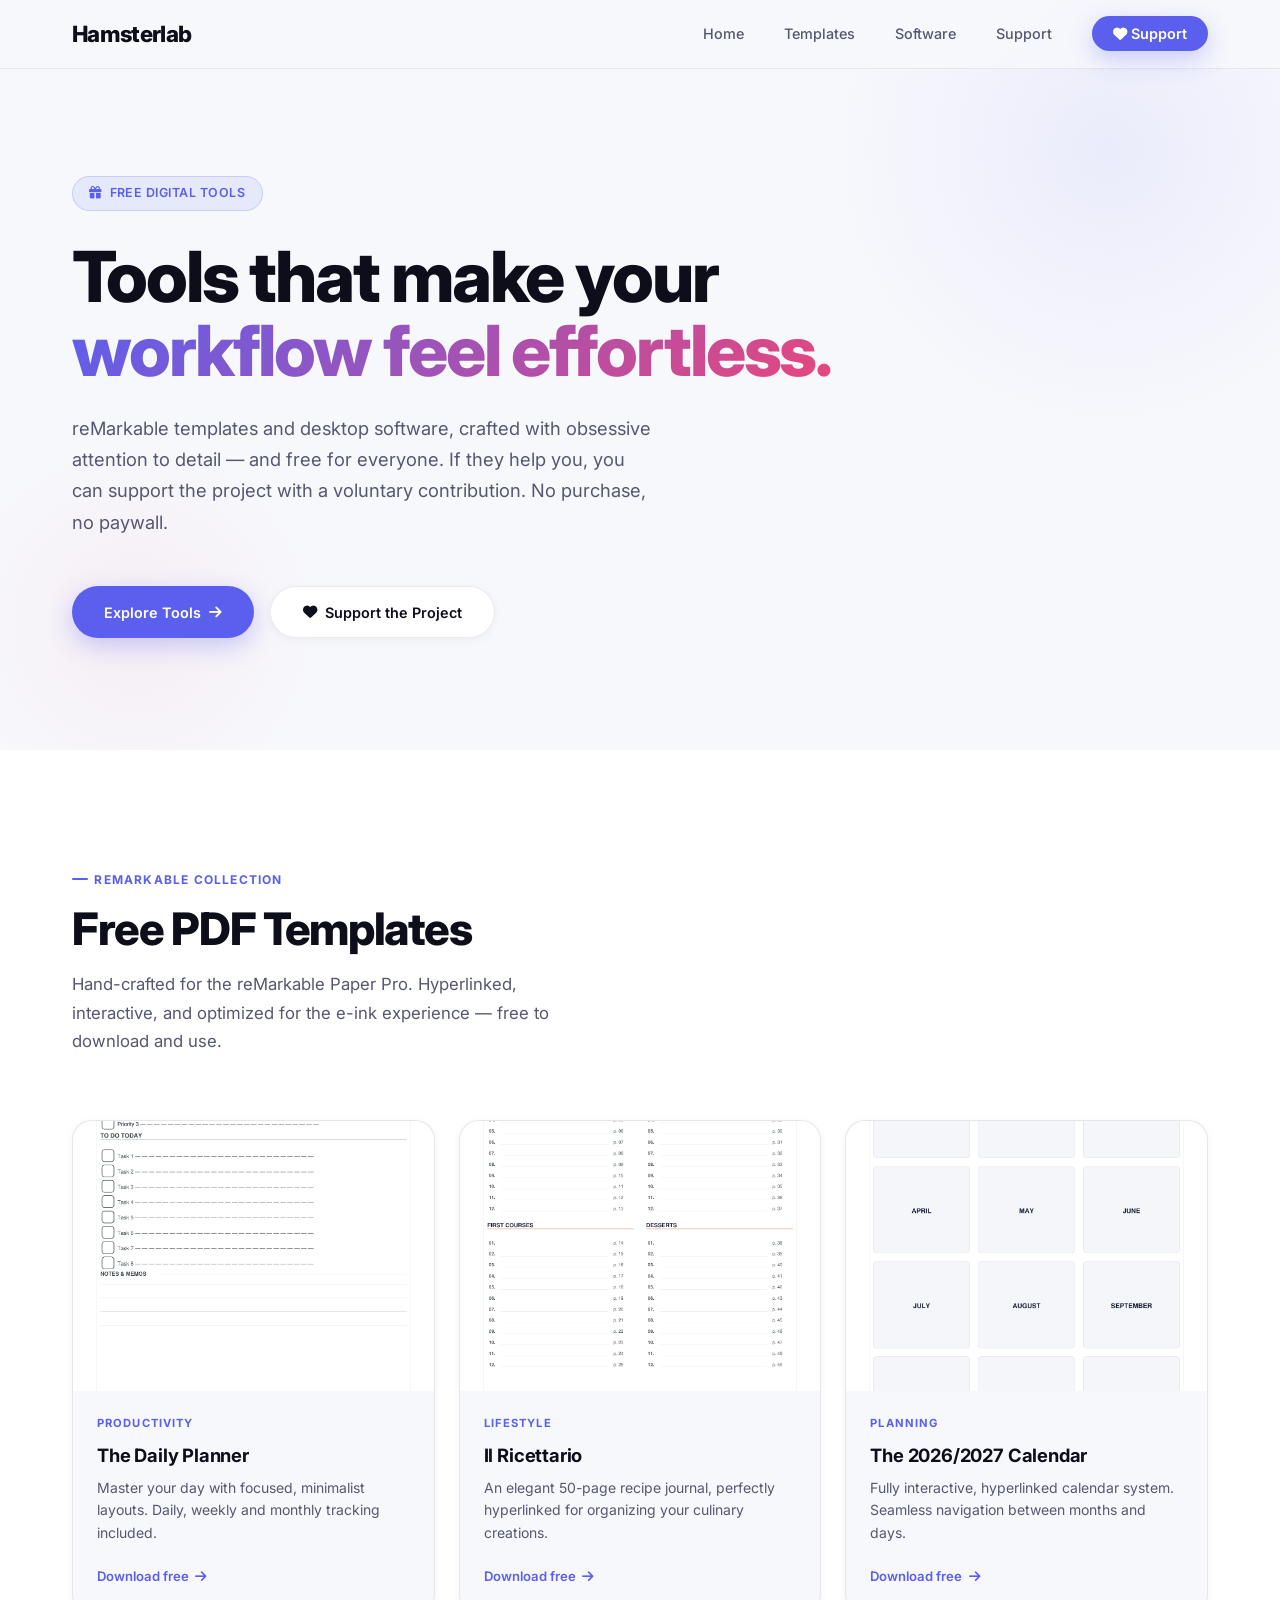
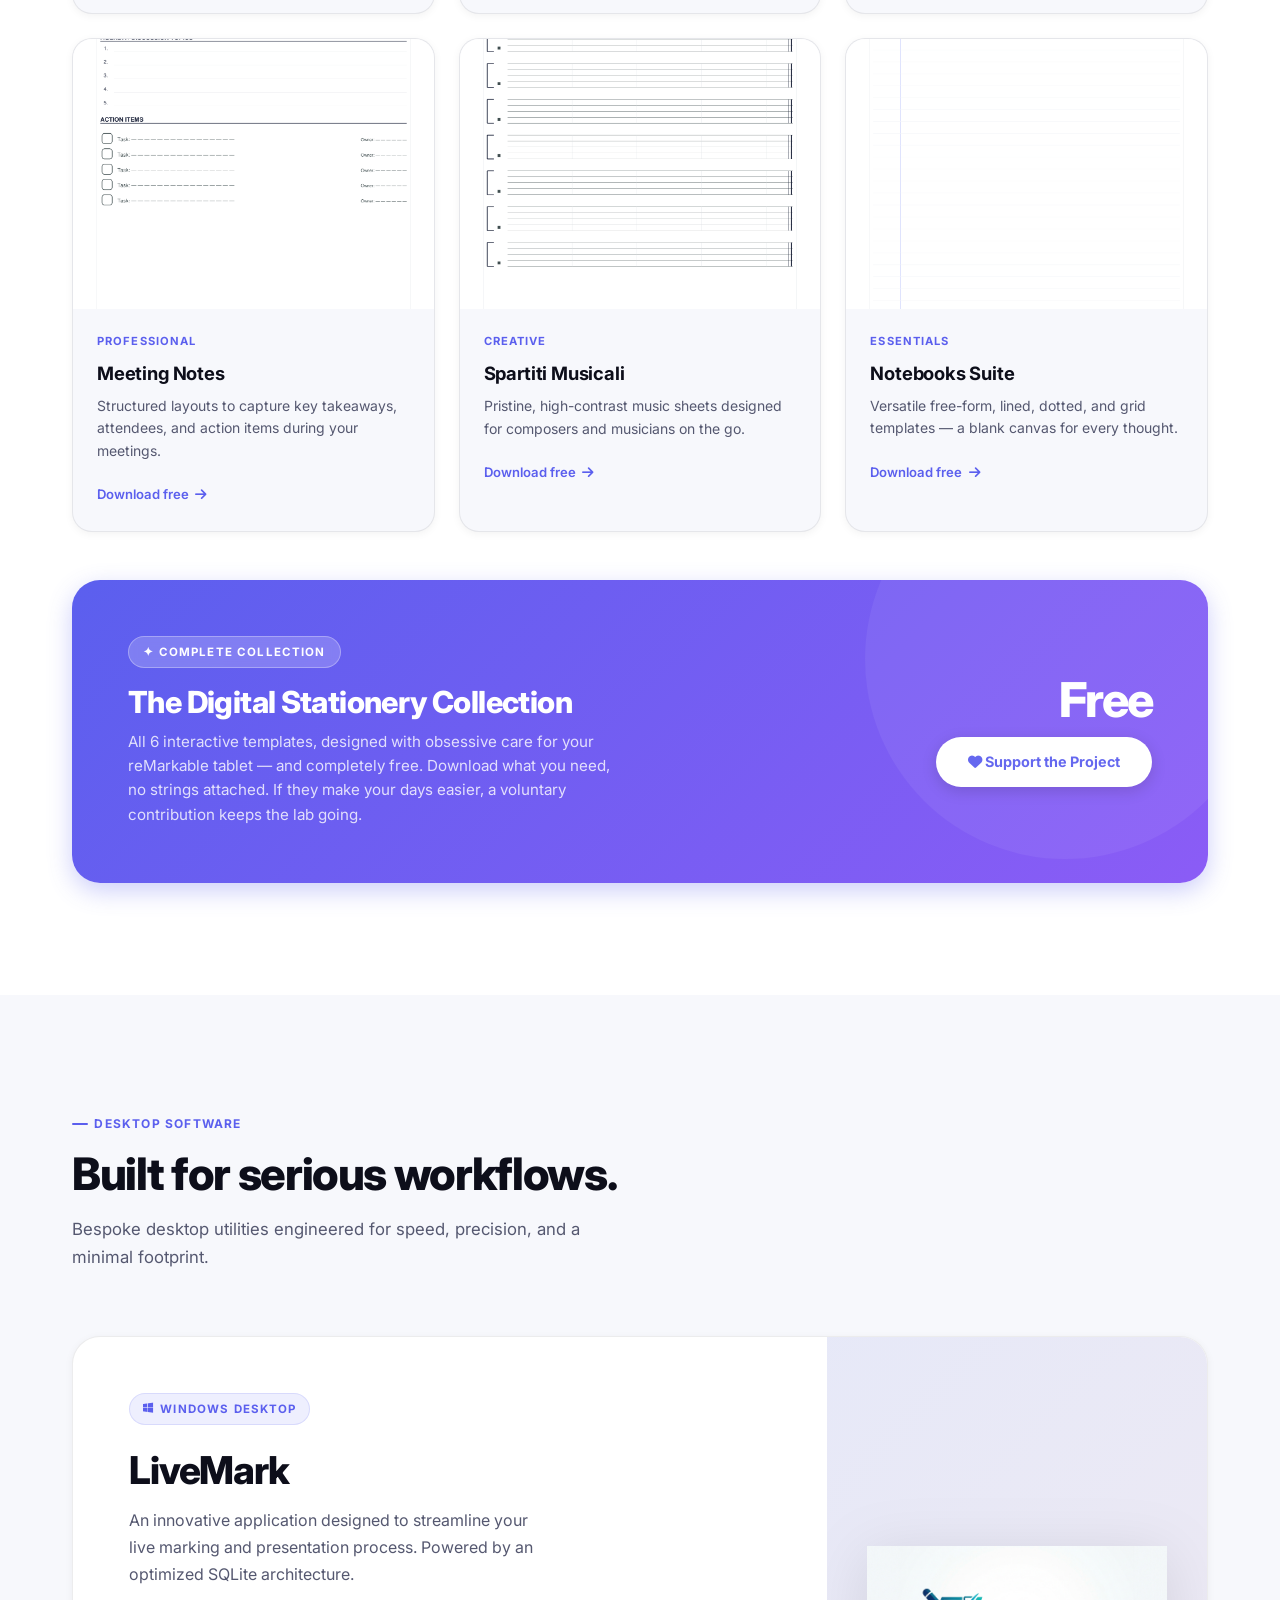
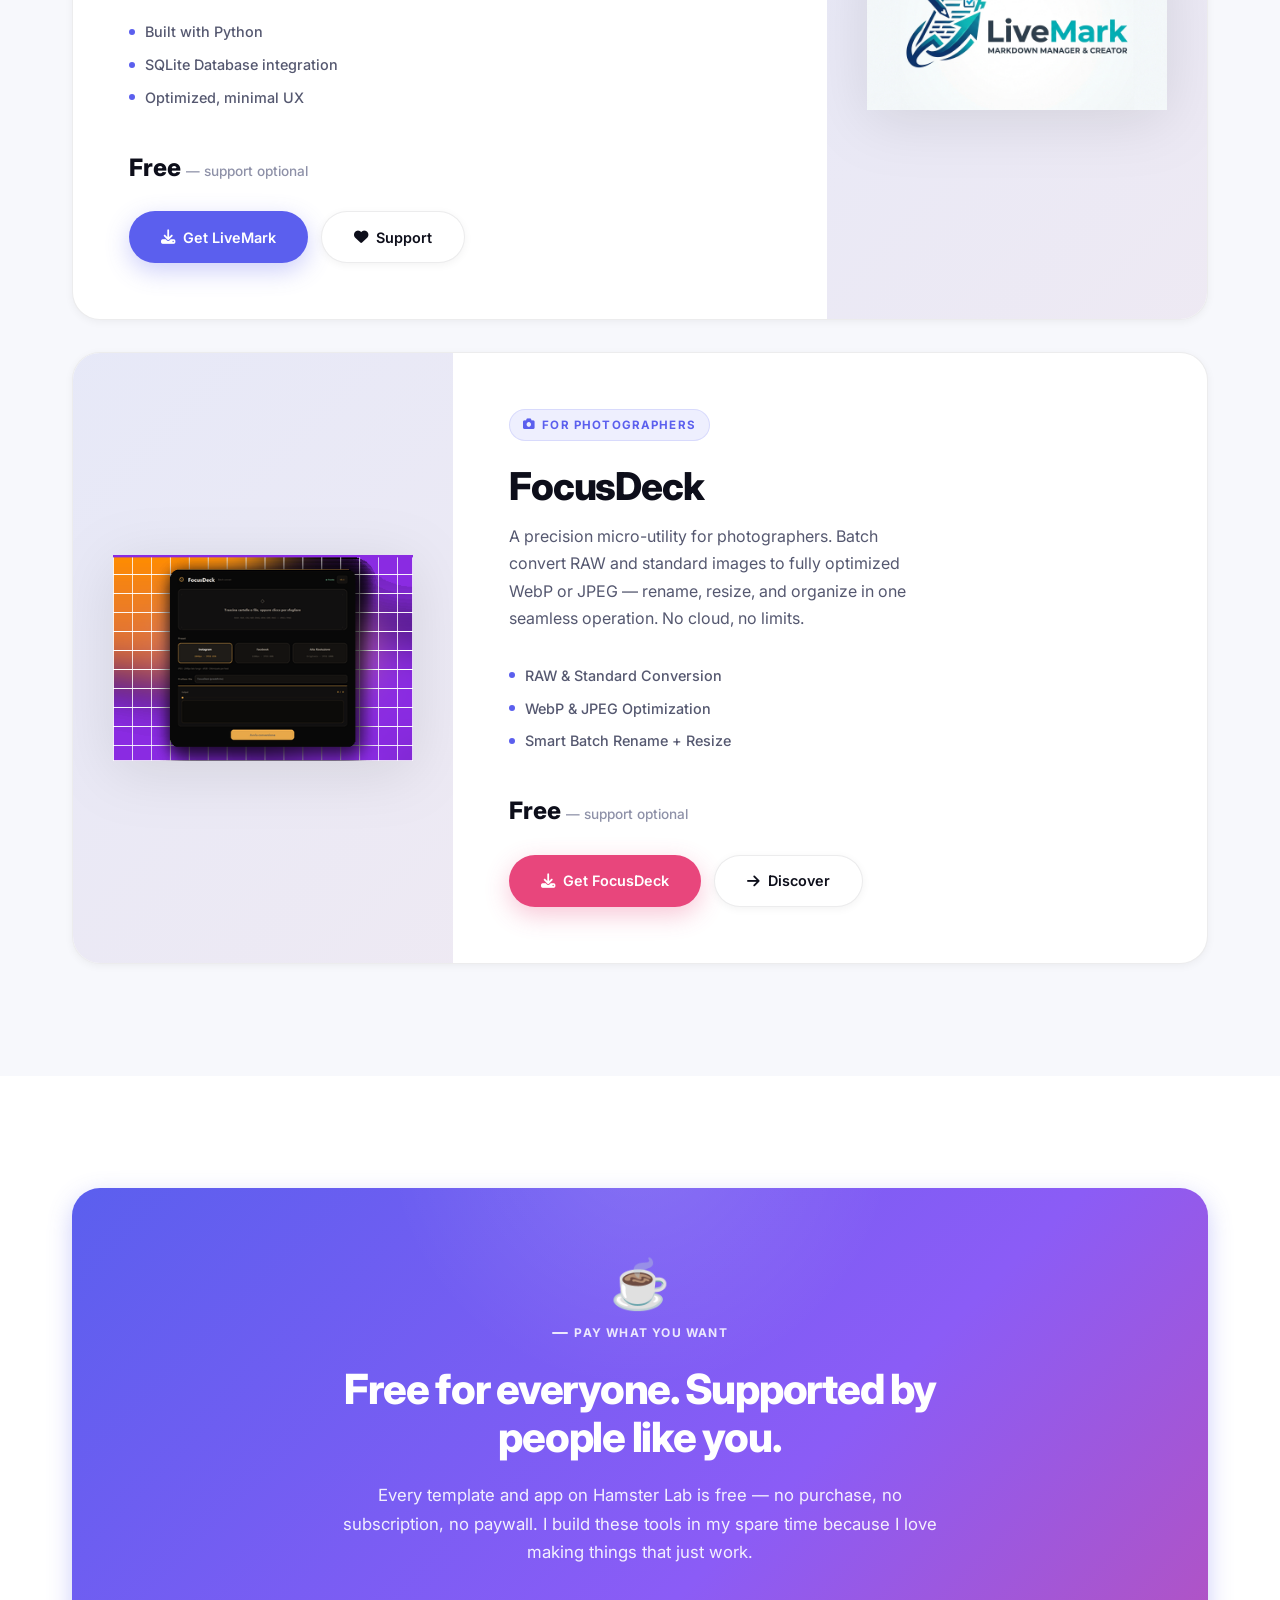
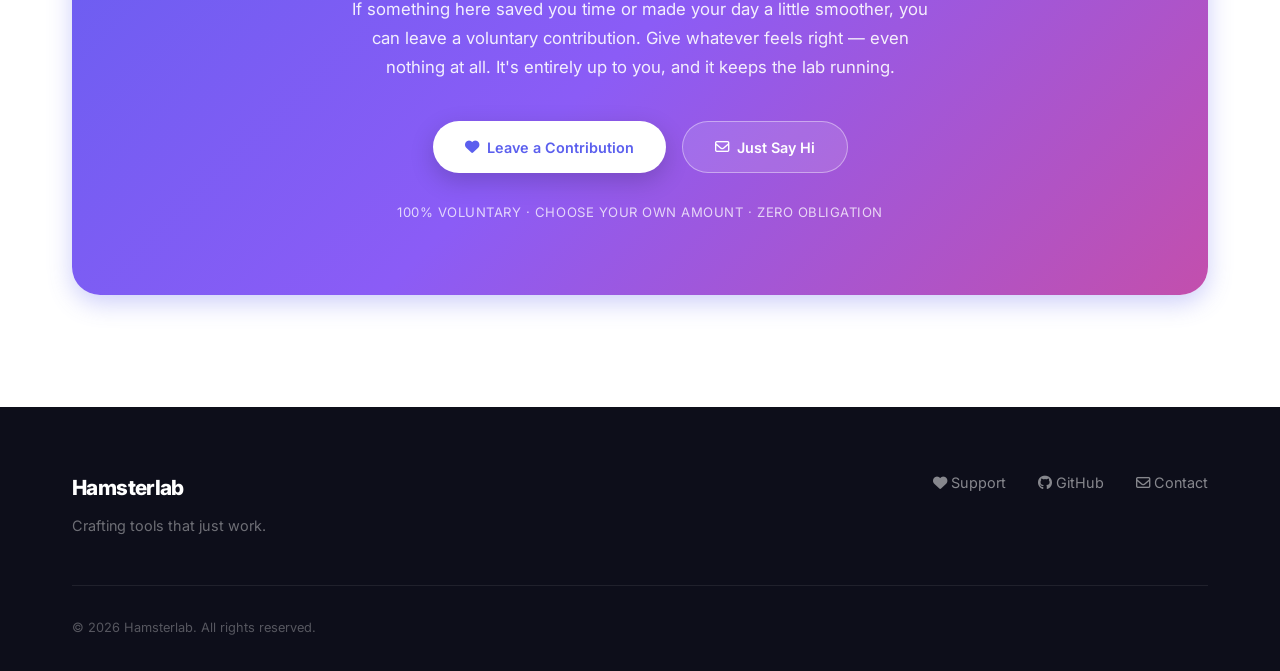
<file: index.html>
<!DOCTYPE html>
<html lang="en">
<head>
    <meta charset="UTF-8">
    <meta name="viewport" content="width=device-width, initial-scale=1.0">
    <title>Hamsterlab | Free Digital Tools — Support if you like</title>
    <meta name="description" content="Hamsterlab makes free digital tools: reMarkable PDF templates, LiveMark, and FocusDeck. Everything is free to use — if it helps you, you can support the project with a voluntary contribution.">
    <link rel="stylesheet" href="style.css">
    <link rel="preconnect" href="https://fonts.googleapis.com">
    <link rel="preconnect" href="https://fonts.gstatic.com" crossorigin>
    <link href="https://fonts.googleapis.com/css2?family=Inter:wght@300;400;500;600;700;800&display=swap" rel="stylesheet">
    <link rel="stylesheet" href="https://cdnjs.cloudflare.com/ajax/libs/font-awesome/6.4.0/css/all.min.css">
    <!-- Gumroad overlay: used for the "pay what you want" voluntary support button -->
    <script src="https://gumroad.com/js/gumroad.js" defer></script>
</head>
<body>

    <!-- Header -->
    <header class="site-header" id="site-header">
        <div class="container header-inner">
            <div class="logo">
                <a href="#home" class="logo-text">Hamsterlab</a>
            </div>
            <nav>
                <ul>
                    <li><a href="#home">Home</a></li>
                    <li><a href="#templates">Templates</a></li>
                    <li><a href="#software">Software</a></li>
                    <li><a href="#support">Support</a></li>
                    <li><a href="#support" class="nav-cta"><i class="fa-solid fa-heart"></i> Support</a></li>
                </ul>
            </nav>
        </div>
    </header>

    <main>
        <!-- Hero -->
        <section id="home" class="hero">
            <div class="hero-bg-blob"></div>
            <div class="hero-bg-blob-2"></div>
            <div class="container">
                <span class="hero-badge fade-in"><i class="fa-solid fa-gift"></i> Free Digital Tools</span>
                <h1 class="fade-in d1">Tools that make your<br><span class="highlight">workflow feel effortless.</span></h1>
                <p class="hero-sub fade-in d2">reMarkable templates and desktop software, crafted with obsessive attention to detail — and free for everyone. If they help you, you can support the project with a voluntary contribution. No purchase, no paywall.</p>
                <div class="hero-actions fade-in d3">
                    <a href="#templates" class="btn btn-primary">Explore Tools <i class="fa-solid fa-arrow-right"></i></a>
                    <a href="#support" class="btn btn-secondary"><i class="fa-solid fa-heart"></i> Support the Project</a>
                </div>
            </div>
        </section>

        <!-- Templates Section -->
        <section id="templates" class="section templates-section">
            <div class="container">
                <div class="section-head fade-in-scroll">
                    <span class="section-label">reMarkable Collection</span>
                    <h2 class="section-title">Free PDF Templates</h2>
                    <p class="section-desc">Hand-crafted for the reMarkable Paper Pro. Hyperlinked, interactive, and optimized for the e-ink experience — free to download and use.</p>
                </div>

                <div class="templates-grid">
                    <!-- Card 1 -->
                    <div class="template-card fade-in-scroll">
                        <div class="template-img-wrap">
                            <img src="assets/todo_preview.png" alt="To-Do List" class="template-img">
                        </div>
                        <div class="template-body">
                            <span class="template-tag">Productivity</span>
                            <h3 class="template-title">The Daily Planner</h3>
                            <p class="template-desc">Master your day with focused, minimalist layouts. Daily, weekly and monthly tracking included.</p>
                            <a href="pdfs/Todo_Daily_Premium.pdf" target="_blank" class="template-link">Download free <i class="fa-solid fa-arrow-right"></i></a>
                        </div>
                    </div>
                    <!-- Card 2 -->
                    <div class="template-card fade-in-scroll">
                        <div class="template-img-wrap">
                            <img src="assets/recipe_preview.png" alt="Ricettario" class="template-img">
                        </div>
                        <div class="template-body">
                            <span class="template-tag">Lifestyle</span>
                            <h3 class="template-title">Il Ricettario</h3>
                            <p class="template-desc">An elegant 50-page recipe journal, perfectly hyperlinked for organizing your culinary creations.</p>
                            <a href="pdfs/Ricettario_Premium.pdf" target="_blank" class="template-link">Download free <i class="fa-solid fa-arrow-right"></i></a>
                        </div>
                    </div>
                    <!-- Card 3 -->
                    <div class="template-card fade-in-scroll">
                        <div class="template-img-wrap">
                            <img src="assets/calendar_preview.png" alt="Calendar" class="template-img">
                        </div>
                        <div class="template-body">
                            <span class="template-tag">Planning</span>
                            <h3 class="template-title">The 2026/2027 Calendar</h3>
                            <p class="template-desc">Fully interactive, hyperlinked calendar system. Seamless navigation between months and days.</p>
                            <a href="pdfs/Calendario_2026_2027_Premium.pdf" target="_blank" class="template-link">Download free <i class="fa-solid fa-arrow-right"></i></a>
                        </div>
                    </div>
                    <!-- Card 4 -->
                    <div class="template-card fade-in-scroll">
                        <div class="template-img-wrap">
                            <img src="assets/meeting_preview.png" alt="Meeting Notes" class="template-img">
                        </div>
                        <div class="template-body">
                            <span class="template-tag">Professional</span>
                            <h3 class="template-title">Meeting Notes</h3>
                            <p class="template-desc">Structured layouts to capture key takeaways, attendees, and action items during your meetings.</p>
                            <a href="pdfs/Meeting_Notes_Premium.pdf" target="_blank" class="template-link">Download free <i class="fa-solid fa-arrow-right"></i></a>
                        </div>
                    </div>
                    <!-- Card 5 -->
                    <div class="template-card fade-in-scroll">
                        <div class="template-img-wrap">
                            <img src="assets/spartiti_preview.png" alt="Spartiti Musicali" class="template-img">
                        </div>
                        <div class="template-body">
                            <span class="template-tag">Creative</span>
                            <h3 class="template-title">Spartiti Musicali</h3>
                            <p class="template-desc">Pristine, high-contrast music sheets designed for composers and musicians on the go.</p>
                            <a href="pdfs/Spartiti_Premium.pdf" target="_blank" class="template-link">Download free <i class="fa-solid fa-arrow-right"></i></a>
                        </div>
                    </div>
                    <!-- Card 6 -->
                    <div class="template-card fade-in-scroll">
                        <div class="template-img-wrap">
                            <img src="assets/notes_preview.png" alt="Notes" class="template-img">
                        </div>
                        <div class="template-body">
                            <span class="template-tag">Essentials</span>
                            <h3 class="template-title">Notebooks Suite</h3>
                            <p class="template-desc">Versatile free-form, lined, dotted, and grid templates — a blank canvas for every thought.</p>
                            <a href="pdfs/Notes_Ruled.pdf" target="_blank" class="template-link">Download free <i class="fa-solid fa-arrow-right"></i></a>
                        </div>
                    </div>

                    <!-- Bundle Card -->
                    <div class="bundle-card fade-in-scroll">
                        <div class="bundle-info">
                            <span class="bundle-pill">✦ Complete Collection</span>
                            <h3 class="bundle-title">The Digital Stationery Collection</h3>
                            <p class="bundle-desc">All 6 interactive templates, designed with obsessive care for your reMarkable tablet — and completely free. Download what you need, no strings attached. If they make your days easier, a voluntary contribution keeps the lab going.</p>
                        </div>
                        <div class="bundle-right">
                            <span class="bundle-price">Free</span>
                            <a href="#support" class="bundle-btn"><i class="fa-solid fa-heart"></i> Support the Project</a>
                        </div>
                    </div>
                </div>
            </div>
        </section>

        <!-- Software Section -->
        <section id="software" class="section software-section">
            <div class="container">
                <div class="section-head fade-in-scroll">
                    <span class="section-label">Desktop Software</span>
                    <h2 class="section-title">Built for serious workflows.</h2>
                    <p class="section-desc">Bespoke desktop utilities engineered for speed, precision, and a minimal footprint.</p>
                </div>

                <div class="software-cards">
                    <!-- LiveMark -->
                    <div class="software-card fade-in-scroll">
                        <div class="software-body">
                            <span class="sw-tag"><i class="fa-brands fa-windows"></i> Windows Desktop</span>
                            <h3 class="sw-title">LiveMark</h3>
                            <p class="sw-desc">An innovative application designed to streamline your live marking and presentation process. Powered by an optimized SQLite architecture.</p>
                            <ul class="sw-features">
                                <li>Built with Python</li>
                                <li>SQLite Database integration</li>
                                <li>Optimized, minimal UX</li>
                            </ul>
                            <div class="software-pricing" style="margin-bottom: 1.5rem;">
                                <span class="sw-price" style="font-size: 1.5rem; font-weight: 800; color: var(--text-primary);">Free <span style="font-size: 0.85rem; font-weight: 500; color: var(--text-muted);">— support optional</span></span>
                            </div>
                            <div style="display: flex; gap: 0.8rem; flex-wrap: wrap;">
                                <a href="https://hamsterlab.gumroad.com/l/livemark" target="_blank" class="btn btn-primary"><i class="fa-solid fa-download"></i> Get LiveMark</a>
                                <a href="#support" class="btn btn-secondary"><i class="fa-solid fa-heart"></i> Support</a>
                            </div>
                        </div>
                        <div class="software-visual">
                            <img src="assets/LiveMark_Logo.jpg" alt="LiveMark">
                        </div>
                    </div>

                    <!-- FocusDeck -->
                    <div class="software-card reverse fade-in-scroll">
                        <div class="software-body">
                            <span class="sw-tag"><i class="fa-solid fa-camera"></i> For Photographers</span>
                            <h3 class="sw-title">FocusDeck</h3>
                            <p class="sw-desc">A precision micro-utility for photographers. Batch convert RAW and standard images to fully optimized WebP or JPEG — rename, resize, and organize in one seamless operation. No cloud, no limits.</p>
                            <ul class="sw-features">
                                <li>RAW & Standard Conversion</li>
                                <li>WebP & JPEG Optimization</li>
                                <li>Smart Batch Rename + Resize</li>
                            </ul>
                            <div class="software-pricing" style="margin-bottom: 1.5rem;">
                                <span class="sw-price" style="font-size: 1.5rem; font-weight: 800; color: var(--text-primary);">Free <span style="font-size: 0.85rem; font-weight: 500; color: var(--text-muted);">— support optional</span></span>
                            </div>
                            <div style="display: flex; gap: 0.8rem; flex-wrap: wrap;">
                                <a href="https://hamsterlab.gumroad.com/l/focusdeck" target="_blank" class="btn btn-pink"><i class="fa-solid fa-download"></i> Get FocusDeck</a>
                                <a href="focusdeck/" class="btn btn-secondary"><i class="fa-solid fa-arrow-right"></i> Discover</a>
                            </div>
                        </div>
                        <div class="software-visual">
                            <img src="assets/FocusDeck_Logo.png" alt="FocusDeck">
                        </div>
                    </div>
                </div>
            </div>
        </section>

        <!-- Support Section -->
        <section id="support" class="section support-section">
            <div class="container">
                <div class="support-card fade-in-scroll">
                    <span class="support-emoji">☕</span>
                    <span class="section-label" style="justify-content:center;">Pay what you want</span>
                    <h2 class="support-title">Free for everyone. Supported by people like you.</h2>
                    <p class="support-desc">Every template and app on Hamster Lab is free — no purchase, no subscription, no paywall. I build these tools in my spare time because I love making things that just work.<br><br>If something here saved you time or made your day a little smoother, you can leave a voluntary contribution. Give whatever feels right — even nothing at all. It's entirely up to you, and it keeps the lab running.</p>
                    <div class="support-actions">
                        <!-- Replace the href with your real Gumroad "pay what you want" link (see GUMROAD_SETUP.md) -->
                        <a href="https://hamsterlab.gumroad.com/l/support" class="btn btn-primary gumroad-button" data-gumroad-overlay-checkout="true"><i class="fa-solid fa-heart"></i> Leave a Contribution</a>
                        <a href="mailto:hamsterlab_dev@protonmail.com?subject=Hamster%20Lab%20%E2%80%94%20Thank%20you" class="btn btn-secondary"><i class="fa-regular fa-envelope"></i> Just Say Hi</a>
                    </div>
                    <p class="support-note">100% voluntary · Choose your own amount · Zero obligation</p>
                </div>
            </div>
        </section>
    </main>

    <!-- Footer -->
    <footer class="site-footer">
        <div class="container">
            <div class="footer-top">
                <div class="footer-logo">
                    <span class="footer-brand-text">Hamsterlab</span>
                    <p class="footer-tagline">Crafting tools that just work.</p>
                </div>
                <div class="footer-links">
                    <a href="#support"><i class="fa-solid fa-heart"></i> Support</a>
                    <a href="https://github.com/warhamster8" target="_blank"><i class="fa-brands fa-github"></i> GitHub</a>
                    <a href="mailto:hamsterlab_dev@protonmail.com"><i class="fa-regular fa-envelope"></i> Contact</a>
                </div>
            </div>
            <div class="footer-bottom">
                &copy; <span id="year"></span> Hamsterlab. All rights reserved.
            </div>
        </div>
    </footer>

    <script src="script.js"></script>
</body>
</html>
</file>
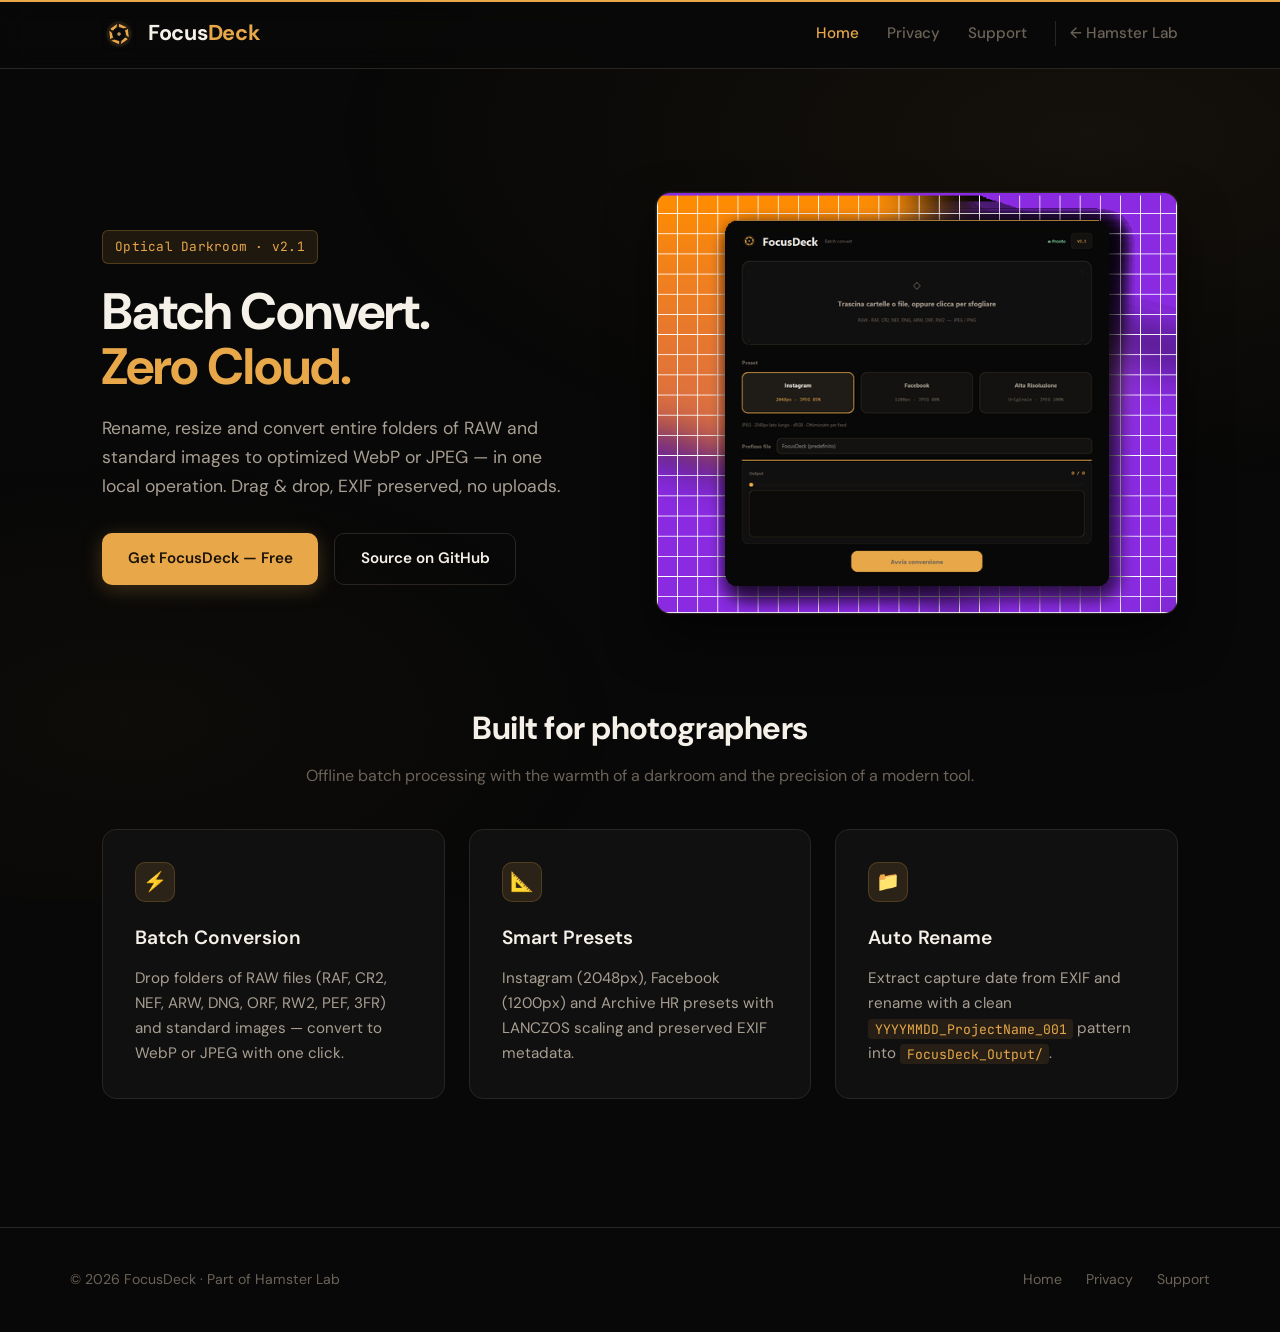
<file: focusdeck/index.html>
<!DOCTYPE html>
<html lang="en">
<head>
    <meta charset="UTF-8">
    <meta name="viewport" content="width=device-width, initial-scale=1.0">
    <title>FocusDeck // Batch Convert. Zero Cloud.</title>
    <meta name="description" content="FocusDeck is a high-performance batch image converter for photographers. Convert RAW and standard formats to WebP and JPEG — fully offline, drag & drop, EXIF-safe.">
    <meta property="og:title" content="FocusDeck — Batch Convert. Zero Cloud.">
    <meta property="og:description" content="Rename, resize and convert RAW & JPEG batches locally. No cloud, no sign-up.">
    <meta property="og:image" content="assets/github-cover.png">
    <link rel="icon" type="image/png" href="assets/logo.png">
    <link rel="preconnect" href="https://fonts.googleapis.com">
    <link rel="preconnect" href="https://fonts.gstatic.com" crossorigin>
    <link href="https://fonts.googleapis.com/css2?family=DM+Sans:ital,opsz,wght@0,9..40,400;0,9..40,500;0,9..40,600;0,9..40,700;1,9..40,400&family=JetBrains+Mono:wght@400;500&display=swap" rel="stylesheet">
    <style>
        :root {
            --bg-base: #080808;
            --bg-panel: #111010;
            --bg-card: #181614;
            --bg-inner: #141210;
            --color-accent: #E8A849;
            --color-accent-hover: #F0BC6A;
            --color-success: #7EC89B;
            --color-error: #C45C5C;
            --text-primary: #F5F0E8;
            --text-secondary: #A89F92;
            --text-muted: #6B6358;
            --border-muted: #2a2520;
            --font-main: 'DM Sans', 'Segoe UI', sans-serif;
            --font-mono: 'JetBrains Mono', 'Consolas', monospace;
        }

        * { box-sizing: border-box; margin: 0; padding: 0; }

        body {
            font-family: var(--font-main);
            background-color: var(--bg-base);
            color: var(--text-primary);
            line-height: 1.65;
            overflow-x: hidden;
        }

        body::before {
            content: '';
            position: fixed;
            inset: 0;
            background:
                radial-gradient(ellipse 60% 40% at 85% 15%, rgba(232, 168, 73, 0.06), transparent),
                radial-gradient(ellipse 40% 30% at 10% 80%, rgba(232, 168, 73, 0.03), transparent);
            pointer-events: none;
            z-index: 0;
        }

        header {
            position: fixed;
            top: 0; left: 0; right: 0;
            background: rgba(8, 8, 8, 0.88);
            backdrop-filter: blur(14px);
            border-bottom: 1px solid var(--border-muted);
            z-index: 1000;
        }

        header::after {
            content: '';
            position: absolute;
            top: 0; left: 0; right: 0;
            height: 2px;
            background: var(--color-accent);
        }

        .nav-container {
            max-width: 1140px;
            margin: 0 auto;
            display: flex;
            justify-content: space-between;
            align-items: center;
            padding: 1rem 2rem;
        }

        .logo-area {
            display: flex;
            align-items: center;
            gap: 12px;
            text-decoration: none;
            color: var(--text-primary);
            cursor: pointer;
        }

        .logo-img {
            width: 34px;
            height: 34px;
            border-radius: 8px;
            object-fit: contain;
        }

        .logo-text {
            font-size: 1.35rem;
            font-weight: 700;
            letter-spacing: -0.3px;
        }

        .logo-text span { color: var(--color-accent); }

        nav { display: flex; gap: 1.75rem; align-items: center; }

        nav a {
            color: var(--text-muted);
            text-decoration: none;
            font-weight: 500;
            font-size: 0.95rem;
            transition: color 0.2s ease;
            cursor: pointer;
        }

        nav a:hover, nav a.active { color: var(--color-accent); }

        section {
            position: relative;
            z-index: 1;
            padding: 7rem 2rem 4rem;
            max-width: 1140px;
            margin: 0 auto;
            min-height: 80vh;
            display: none;
        }

        section.active {
            display: block;
            animation: fadeIn 0.45s ease forwards;
        }

        @keyframes fadeIn {
            from { opacity: 0; transform: translateY(12px); }
            to { opacity: 1; transform: translateY(0); }
        }

        .hero {
            display: grid;
            grid-template-columns: 1fr 1.05fr;
            align-items: center;
            gap: 3.5rem;
            padding-top: 5rem;
        }

        .hero-info h1 {
            font-size: clamp(2.4rem, 4vw, 3.4rem);
            font-weight: 700;
            line-height: 1.08;
            margin-bottom: 1.25rem;
            letter-spacing: -1px;
        }

        .hero-info h1 span { color: var(--color-accent); }

        .hero-tagline {
            display: inline-block;
            font-family: var(--font-mono);
            font-size: 0.8rem;
            color: var(--color-accent);
            background: rgba(232, 168, 73, 0.1);
            border: 1px solid rgba(232, 168, 73, 0.25);
            border-radius: 6px;
            padding: 0.35rem 0.75rem;
            margin-bottom: 1.25rem;
            letter-spacing: 0.02em;
        }

        .hero-info p {
            color: var(--text-secondary);
            font-size: 1.1rem;
            margin-bottom: 2rem;
            max-width: 480px;
        }

        .btn-group { display: flex; gap: 1rem; flex-wrap: wrap; }

        .btn {
            display: inline-flex;
            align-items: center;
            justify-content: center;
            padding: 0.75rem 1.6rem;
            border-radius: 10px;
            font-size: 0.95rem;
            font-weight: 600;
            text-decoration: none;
            transition: all 0.2s ease;
            cursor: pointer;
        }

        .btn-primary {
            background: var(--color-accent);
            color: #1a1208;
            border: none;
            box-shadow: 0 4px 20px rgba(232, 168, 73, 0.25);
        }

        .btn-primary:hover {
            background: var(--color-accent-hover);
            transform: translateY(-1px);
            box-shadow: 0 6px 28px rgba(232, 168, 73, 0.35);
        }

        .btn-secondary {
            background: transparent;
            color: var(--text-primary);
            border: 1px solid var(--border-muted);
        }

        .btn-secondary:hover {
            border-color: var(--color-accent);
            color: var(--color-accent);
        }

        .hero-visual img {
            width: 100%;
            border-radius: 14px;
            border: 1px solid var(--border-muted);
            box-shadow: 0 24px 48px rgba(0, 0, 0, 0.55), 0 0 0 1px rgba(232, 168, 73, 0.06);
        }

        .section-intro {
            margin-top: 5rem;
            text-align: center;
        }

        .section-intro h2 {
            font-size: 2rem;
            font-weight: 700;
            margin-bottom: 0.5rem;
            letter-spacing: -0.5px;
        }

        .section-intro p { color: var(--text-muted); }

        .features-grid {
            display: grid;
            grid-template-columns: repeat(auto-fit, minmax(280px, 1fr));
            gap: 1.5rem;
            margin-top: 2.5rem;
        }

        .feature-card {
            background: var(--bg-panel);
            border: 1px solid var(--border-muted);
            border-radius: 14px;
            padding: 2rem;
            transition: border-color 0.25s ease, transform 0.25s ease;
        }

        .feature-card:hover {
            transform: translateY(-3px);
            border-color: rgba(232, 168, 73, 0.45);
        }

        .feature-icon {
            width: 40px;
            height: 40px;
            border-radius: 10px;
            background: rgba(232, 168, 73, 0.12);
            border: 1px solid rgba(232, 168, 73, 0.2);
            display: flex;
            align-items: center;
            justify-content: center;
            font-size: 1.2rem;
            margin-bottom: 1.25rem;
            color: var(--color-accent);
        }

        .feature-card h3 {
            font-size: 1.2rem;
            font-weight: 600;
            margin-bottom: 0.75rem;
        }

        .feature-card p {
            color: var(--text-secondary);
            font-size: 0.95rem;
        }

        .feature-card code {
            font-family: var(--font-mono);
            background: rgba(232, 168, 73, 0.1);
            color: var(--color-accent);
            padding: 0.1rem 0.4rem;
            border-radius: 4px;
            font-size: 0.82rem;
        }

        .content-container {
            background: var(--bg-panel);
            border: 1px solid var(--border-muted);
            border-radius: 14px;
            padding: 3rem;
            max-width: 820px;
            margin: 0 auto;
        }

        .content-container h2 {
            font-size: 2rem;
            font-weight: 700;
            margin-bottom: 1.25rem;
            color: var(--text-primary);
        }

        .content-container h3 {
            font-size: 1.15rem;
            font-weight: 600;
            margin-top: 2rem;
            margin-bottom: 0.6rem;
            color: var(--color-accent);
        }

        .content-container p,
        .content-container ul {
            color: var(--text-secondary);
            margin-bottom: 1rem;
            font-size: 1rem;
        }

        .content-container ul { padding-left: 1.4rem; }
        .content-container li { margin-bottom: 0.4rem; }

        .content-container a {
            color: var(--color-accent);
            text-decoration: none;
        }

        .content-container a:hover { text-decoration: underline; }

        footer {
            position: relative;
            z-index: 1;
            border-top: 1px solid var(--border-muted);
            background: var(--bg-base);
            padding: 2.5rem 2rem;
            margin-top: 4rem;
        }

        .footer-content {
            max-width: 1140px;
            margin: 0 auto;
            display: flex;
            justify-content: space-between;
            align-items: center;
            flex-wrap: wrap;
            gap: 1rem;
        }

        .footer-text { color: var(--text-muted); font-size: 0.88rem; }

        .footer-links { display: flex; gap: 1.5rem; }

        .footer-links a {
            color: var(--text-muted);
            text-decoration: none;
            font-size: 0.88rem;
            cursor: pointer;
        }

        .footer-links a:hover { color: var(--color-accent); }

        @media (max-width: 900px) {
            .hero { grid-template-columns: 1fr; padding-top: 2rem; }
            .hero-visual { order: -1; }
            nav { gap: 1rem; font-size: 0.9rem; }
        }
    </style>
</head>
<body>

    <header>
        <div class="nav-container">
            <a onclick="showSection('home')" class="logo-area">
                <img src="assets/logo.png" class="logo-img" alt="FocusDeck Logo">
                <div class="logo-text">Focus<span>Deck</span></div>
            </a>
            <nav>
                <a id="nav-home" onclick="showSection('home')" class="active">Home</a>
                <a id="nav-privacy" onclick="showSection('privacy')">Privacy</a>
                <a id="nav-support" onclick="showSection('support')">Support</a>
                <a href="../" style="border-left: 1px solid var(--border-muted); padding-left: 14px;">← Hamster Lab</a>
            </nav>
        </div>
    </header>

    <section id="home" class="active">
        <div class="hero">
            <div class="hero-info">
                <span class="hero-tagline">Optical Darkroom · v2.1</span>
                <h1>Batch Convert.<br><span>Zero Cloud.</span></h1>
                <p>Rename, resize and convert entire folders of RAW and standard images to optimized WebP or JPEG — in one local operation. Drag & drop, EXIF preserved, no uploads.</p>
                <div class="btn-group">
                    <a href="https://hamsterlab.gumroad.com/l/focusdeck" target="_blank" class="btn btn-primary">Get FocusDeck — Free</a>
                    <a href="https://github.com/warhamster8/focus_deck" target="_blank" class="btn btn-secondary">Source on GitHub</a>
                </div>
            </div>
            <div class="hero-visual">
                <img src="assets/hero.png" alt="FocusDeck interface — drag & drop, presets, batch conversion">
            </div>
        </div>

        <div class="section-intro">
            <h2>Built for photographers</h2>
            <p>Offline batch processing with the warmth of a darkroom and the precision of a modern tool.</p>
        </div>

        <div class="features-grid">
            <div class="feature-card">
                <div class="feature-icon">⚡</div>
                <h3>Batch Conversion</h3>
                <p>Drop folders of RAW files (RAF, CR2, NEF, ARW, DNG, ORF, RW2, PEF, 3FR) and standard images — convert to WebP or JPEG with one click.</p>
            </div>
            <div class="feature-card">
                <div class="feature-icon">📐</div>
                <h3>Smart Presets</h3>
                <p>Instagram (2048px), Facebook (1200px) and Archive HR presets with LANCZOS scaling and preserved EXIF metadata.</p>
            </div>
            <div class="feature-card">
                <div class="feature-icon">📁</div>
                <h3>Auto Rename</h3>
                <p>Extract capture date from EXIF and rename with a clean <code>YYYYMMDD_ProjectName_001</code> pattern into <code>FocusDeck_Output/</code>.</p>
            </div>
        </div>
    </section>

    <section id="privacy">
        <div class="content-container">
            <h2>Privacy Policy</h2>
            <p><strong>Last updated: June 9, 2026</strong></p>
            <p>FocusDeck is a fully local application. We <strong>do not collect, store, transmit, or share</strong> any personal information, usage metrics, diagnostic telemetry, or analytics data.</p>
            <h3>1. Personal Data</h3>
            <p>All folder choices, files processed, and settings remain strictly on your local computer.</p>
            <h3>2. File Processing</h3>
            <p>Image loading, renaming, conversions and resizing run entirely <strong>on your machine</strong>. No files are uploaded to external servers.</p>
            <h3>3. Third-Party Services</h3>
            <p>FocusDeck does not integrate with advertising networks, tracking libraries, or analytics platforms.</p>
            <h3>4. Contact</h3>
            <p>Questions? Reach us via the <a onclick="showSection('support')">Support page</a> or <a href="https://github.com/warhamster8/focus_deck/issues" target="_blank">GitHub Issues</a>.</p>
        </div>
    </section>

    <section id="support">
        <div class="content-container">
            <h2>Support & Supporto</h2>
            <p>Need help with FocusDeck? We're here to help you get the most from your batch workflow.</p>
            <h3>How to get support</h3>
            <ul>
                <li><strong>Bug reports:</strong> <a href="https://github.com/warhamster8/focus_deck/issues" target="_blank">GitHub Issues</a></li>
                <li><strong>Source code:</strong> <a href="https://github.com/warhamster8/focus_deck" target="_blank">github.com/warhamster8/focus_deck</a></li>
            </ul>
            <h3>FAQ</h3>
            <p><strong>Q: Which formats are supported?</strong><br>A: RAW (RAF, CR2, NEF, DNG, ARW, ORF, RW2, PEF, 3FR) and JPEG/PNG.</p>
            <p><strong>Q: Does it work offline?</strong><br>A: Yes — 100% local. No internet required.</p>
            <p><strong>Q: Is it free?</strong><br>A: Yes. Download and use freely; voluntary support via Gumroad is optional.</p>
        </div>
    </section>

    <footer>
        <div class="footer-content">
            <div class="footer-text">&copy; 2026 FocusDeck · Part of Hamster Lab</div>
            <div class="footer-links">
                <a onclick="showSection('home')">Home</a>
                <a onclick="showSection('privacy')">Privacy</a>
                <a onclick="showSection('support')">Support</a>
            </div>
        </div>
    </footer>

    <script>
        function showSection(sectionId) {
            document.querySelectorAll('section').forEach(s => s.classList.remove('active'));
            document.getElementById(sectionId).classList.add('active');
            document.querySelectorAll('nav a').forEach(link => link.classList.remove('active'));
            const activeLink = document.getElementById('nav-' + sectionId);
            if (activeLink) activeLink.classList.add('active');
            window.scrollTo({ top: 0, behavior: 'smooth' });
        }
    </script>
</body>
</html>
</file>
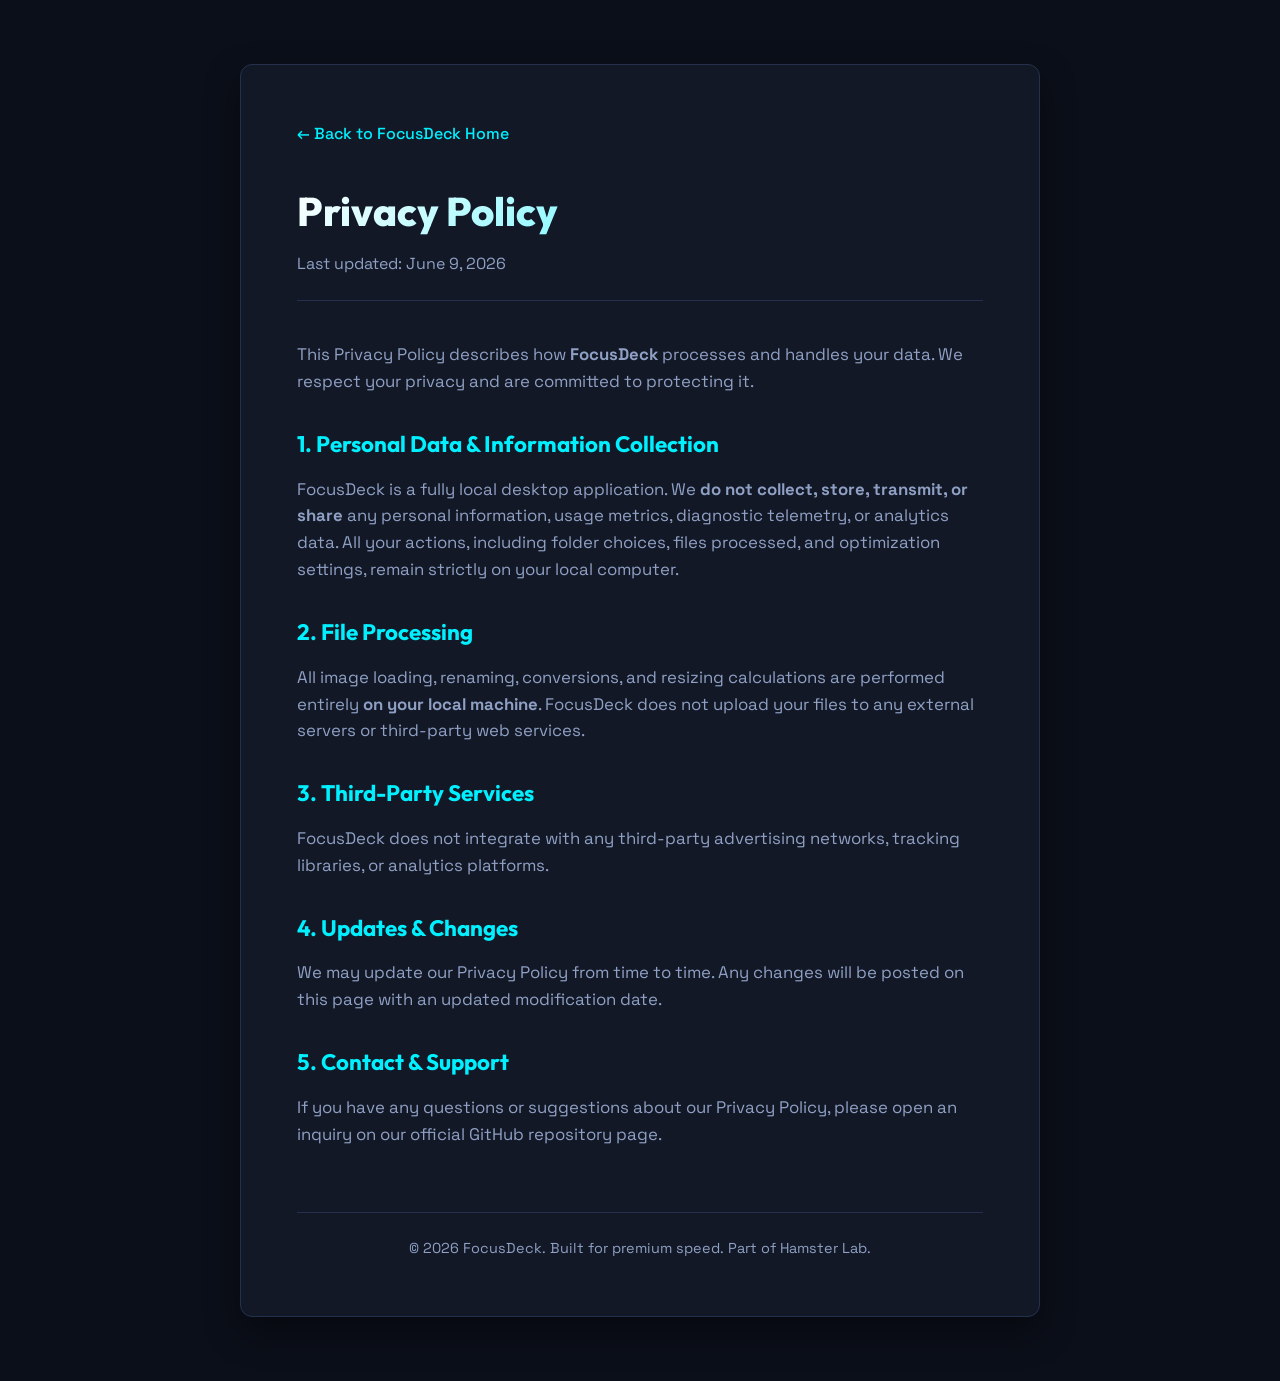
<file: focusdeck/privacy.html>
<!DOCTYPE html>
<html lang="en">
<head>
    <meta charset="UTF-8">
    <meta name="viewport" content="width=device-width, initial-scale=1.0">
    <title>Privacy Policy // FocusDeck</title>
    <link rel="icon" type="image/png" href="assets/logo.png">
    <!-- Google Fonts -->
    <link rel="preconnect" href="https://fonts.googleapis.com">
    <link rel="preconnect" href="https://fonts.gstatic.com" crossorigin>
    <link href="https://fonts.googleapis.com/css2?family=Outfit:wght@300;400;600;800&family=Space+Grotesk:wght@400;500;700&display=swap" rel="stylesheet">
    <style>
        :root {
            --bg-base: #0b0f19;
            --bg-panel: #121826;
            --bg-inner: #1a2336;
            --color-cyan: #00f0ff;
            --color-accent: #8a2be2;
            --text-primary: #ffffff;
            --text-muted: #8fa0c4;
            --border-muted: #24314c;
            --font-main: 'Space Grotesk', sans-serif;
            --font-title: 'Outfit', sans-serif;
        }

        * {
            box-sizing: border-box;
            margin: 0;
            padding: 0;
        }

        body {
            font-family: var(--font-main);
            background-color: var(--bg-base);
            color: var(--text-primary);
            line-height: 1.6;
            padding: 4rem 2rem;
        }

        .container {
            background-color: var(--bg-panel);
            border: 1px solid var(--border-muted);
            border-radius: 12px;
            padding: 3.5rem;
            max-width: 800px;
            margin: 0 auto;
            box-shadow: 0 15px 35px rgba(0,0,0,0.4);
        }

        .back-link {
            display: inline-block;
            margin-bottom: 2rem;
            color: var(--color-cyan);
            text-decoration: none;
            font-weight: 500;
            transition: opacity 0.2s ease;
        }

        .back-link:hover {
            opacity: 0.8;
        }

        h1 {
            font-family: var(--font-title);
            font-size: 2.5rem;
            font-weight: 800;
            margin-bottom: 0.5rem;
            background: linear-gradient(135deg, #fff, var(--color-cyan));
            -webkit-background-clip: text;
            -webkit-text-fill-color: transparent;
        }

        .subtitle {
            color: var(--text-muted);
            margin-bottom: 2.5rem;
            font-size: 1rem;
            border-bottom: 1px solid var(--border-muted);
            padding-bottom: 1.5rem;
        }

        h2 {
            font-family: var(--font-title);
            font-size: 1.4rem;
            margin-top: 2rem;
            margin-bottom: 0.8rem;
            color: var(--color-cyan);
        }

        p, ul {
            color: var(--text-muted);
            margin-bottom: 1.2rem;
            font-size: 1.05rem;
        }

        ul {
            padding-left: 1.5rem;
        }

        li {
            margin-bottom: 0.5rem;
        }

        footer {
            margin-top: 4rem;
            text-align: center;
            font-size: 0.9rem;
            color: var(--text-muted);
            border-top: 1px solid var(--border-muted);
            padding-top: 1.5rem;
        }
    </style>
</head>
<body>

    <div class="container">
        <a href="index.html" class="back-link">← Back to FocusDeck Home</a>
        
        <h1>Privacy Policy</h1>
        <div class="subtitle">Last updated: June 9, 2026</div>
        
        <p>This Privacy Policy describes how <strong>FocusDeck</strong> processes and handles your data. We respect your privacy and are committed to protecting it.</p>
        
        <h2>1. Personal Data & Information Collection</h2>
        <p>FocusDeck is a fully local desktop application. We <strong>do not collect, store, transmit, or share</strong> any personal information, usage metrics, diagnostic telemetry, or analytics data. All your actions, including folder choices, files processed, and optimization settings, remain strictly on your local computer.</p>
        
        <h2>2. File Processing</h2>
        <p>All image loading, renaming, conversions, and resizing calculations are performed entirely <strong>on your local machine</strong>. FocusDeck does not upload your files to any external servers or third-party web services.</p>
        
        <h2>3. Third-Party Services</h2>
        <p>FocusDeck does not integrate with any third-party advertising networks, tracking libraries, or analytics platforms.</p>
        
        <h2>4. Updates & Changes</h2>
        <p>We may update our Privacy Policy from time to time. Any changes will be posted on this page with an updated modification date.</p>
        
        <h2>5. Contact & Support</h2>
        <p>If you have any questions or suggestions about our Privacy Policy, please open an inquiry on our official GitHub repository page.</p>

        <footer>
            &copy; 2026 FocusDeck. Built for premium speed. Part of Hamster Lab.
        </footer>
    </div>

</body>
</html>
</file>
<file: style.css>
:root {
    --bg: #F7F8FC;
    --bg-white: #FFFFFF;
    --bg-subtle: #EEF0F8;

    --text-primary: #0D0E1A;
    --text-secondary: #555870;
    --text-muted: #8E91A8;

    --accent: #5B5FEE;
    --accent-light: rgba(91, 95, 238, 0.1);
    --accent-glow: rgba(91, 95, 238, 0.25);
    --accent-2: #E8467C;
    --accent-2-light: rgba(232, 70, 124, 0.1);

    --border: 1px solid rgba(13, 14, 26, 0.08);
    --border-focus: 1px solid rgba(91, 95, 238, 0.4);
    --radius-sm: 12px;
    --radius-md: 20px;
    --radius-lg: 28px;

    --shadow-sm: 0 2px 8px rgba(13, 14, 26, 0.05);
    --shadow-md: 0 8px 30px rgba(13, 14, 26, 0.08);
    --shadow-lg: 0 20px 60px rgba(13, 14, 26, 0.1);
    --shadow-accent: 0 8px 25px rgba(91, 95, 238, 0.3);

    --font: 'Inter', sans-serif;
    --container: 1200px;
    --ease: cubic-bezier(0.16, 1, 0.3, 1);
}

* { margin: 0; padding: 0; box-sizing: border-box; }

html { scroll-behavior: smooth; font-size: 16px; }

body {
    font-family: var(--font);
    background-color: var(--bg);
    color: var(--text-primary);
    -webkit-font-smoothing: antialiased;
    line-height: 1.6;
}

.container {
    max-width: var(--container);
    margin: 0 auto;
    padding: 0 2rem;
}

/* ─── HEADER ─── */
.site-header {
    position: fixed;
    top: 0; left: 0;
    width: 100%;
    z-index: 100;
    padding: 1rem 0;
    background: rgba(247, 248, 252, 0.85);
    backdrop-filter: blur(20px);
    -webkit-backdrop-filter: blur(20px);
    border-bottom: var(--border);
    transition: all 0.3s var(--ease);
}

.site-header.scrolled {
    padding: 0.6rem 0;
    background: rgba(247, 248, 252, 0.96);
    box-shadow: var(--shadow-sm);
}

.header-inner {
    display: flex;
    align-items: center;
    justify-content: space-between;
}

.logo a {
    display: flex;
    align-items: center;
    gap: 0.6rem;
    text-decoration: none;
}

.logo-text {
    font-size: 1.4rem;
    font-weight: 800;
    letter-spacing: -0.03em;
    color: var(--text-primary);
    text-decoration: none;
}

.footer-brand-text {
    font-size: 1.3rem;
    font-weight: 800;
    letter-spacing: -0.03em;
    color: white;
    display: block;
    margin-bottom: 0.3rem;
}

nav ul {
    display: flex;
    list-style: none;
    gap: 2.5rem;
}

nav a {
    text-decoration: none;
    color: var(--text-secondary);
    font-size: 0.9rem;
    font-weight: 500;
    transition: color 0.2s;
}

nav a:hover { color: var(--accent); }

.nav-cta {
    background: var(--accent) !important;
    color: white !important;
    padding: 0.55rem 1.3rem;
    border-radius: 50px;
    font-weight: 600 !important;
    transition: all 0.2s var(--ease) !important;
    box-shadow: var(--shadow-accent);
}

.nav-cta:hover {
    transform: translateY(-1px);
    box-shadow: 0 12px 30px rgba(91, 95, 238, 0.4) !important;
}

/* ─── HERO ─── */
.hero {
    padding: 11rem 0 7rem;
    position: relative;
    overflow: hidden;
}

.hero-bg-blob {
    position: absolute;
    top: -20%;
    right: -10%;
    width: 600px;
    height: 600px;
    background: radial-gradient(circle, rgba(91,95,238,0.08) 0%, transparent 65%);
    pointer-events: none;
}

.hero-bg-blob-2 {
    position: absolute;
    bottom: -10%;
    left: -5%;
    width: 400px;
    height: 400px;
    background: radial-gradient(circle, rgba(232,70,124,0.06) 0%, transparent 65%);
    pointer-events: none;
}

.hero-badge {
    display: inline-flex;
    align-items: center;
    gap: 0.5rem;
    background: var(--accent-light);
    color: var(--accent);
    font-size: 0.78rem;
    font-weight: 600;
    padding: 0.4rem 1rem;
    border-radius: 50px;
    border: 1px solid rgba(91,95,238,0.2);
    margin-bottom: 1.8rem;
    letter-spacing: 0.04em;
    text-transform: uppercase;
}

.hero h1 {
    font-size: clamp(2.8rem, 5.5vw, 5rem);
    font-weight: 800;
    line-height: 1.06;
    letter-spacing: -0.03em;
    color: var(--text-primary);
    margin-bottom: 1.5rem;
    max-width: 780px;
}

.hero h1 .highlight {
    background: linear-gradient(135deg, var(--accent), var(--accent-2));
    -webkit-background-clip: text;
    -webkit-text-fill-color: transparent;
    background-clip: text;
}

.hero-sub {
    font-size: 1.15rem;
    color: var(--text-secondary);
    max-width: 580px;
    margin-bottom: 3rem;
    font-weight: 400;
    line-height: 1.7;
}

.hero-actions {
    display: flex;
    gap: 1rem;
    flex-wrap: wrap;
}

/* ─── BUTTONS ─── */
.btn {
    display: inline-flex;
    align-items: center;
    justify-content: center;
    gap: 0.5rem;
    padding: 0.85rem 2rem;
    font-size: 0.9rem;
    font-weight: 600;
    border-radius: 50px;
    text-decoration: none;
    cursor: pointer;
    transition: all 0.25s var(--ease);
    border: none;
}

.btn-primary {
    background: var(--accent);
    color: white;
    box-shadow: var(--shadow-accent);
}

.btn-primary:hover {
    transform: translateY(-2px);
    box-shadow: 0 12px 35px rgba(91, 95, 238, 0.45);
    background: #4a4ee0;
}

.btn-secondary {
    background: var(--bg-white);
    color: var(--text-primary);
    border: var(--border);
    box-shadow: var(--shadow-sm);
}

.btn-secondary:hover {
    transform: translateY(-2px);
    box-shadow: var(--shadow-md);
    border-color: rgba(91,95,238,0.3);
}

.btn-pink {
    background: var(--accent-2);
    color: white;
    box-shadow: 0 8px 25px rgba(232, 70, 124, 0.3);
}

.btn-pink:hover {
    transform: translateY(-2px);
    box-shadow: 0 12px 35px rgba(232, 70, 124, 0.45);
}

/* ─── SECTION ─── */
.section {
    padding: 7rem 0;
}

.section-label {
    display: inline-flex;
    align-items: center;
    gap: 0.4rem;
    font-size: 0.75rem;
    font-weight: 700;
    text-transform: uppercase;
    letter-spacing: 0.1em;
    color: var(--accent);
    margin-bottom: 1rem;
}

.section-label::before {
    content: '';
    display: block;
    width: 16px;
    height: 2px;
    background: var(--accent);
    border-radius: 2px;
}

.section-title {
    font-size: clamp(1.9rem, 3.5vw, 2.8rem);
    font-weight: 800;
    letter-spacing: -0.03em;
    line-height: 1.1;
    color: var(--text-primary);
    margin-bottom: 1rem;
}

.section-desc {
    font-size: 1.05rem;
    color: var(--text-secondary);
    max-width: 520px;
    line-height: 1.7;
}

.section-head {
    margin-bottom: 4rem;
}

/* ─── TEMPLATES GRID ─── */
.templates-section {
    background: var(--bg-white);
}

.templates-grid {
    display: grid;
    grid-template-columns: repeat(auto-fill, minmax(320px, 1fr));
    gap: 1.5rem;
}

.template-card {
    background: var(--bg);
    border-radius: var(--radius-md);
    border: var(--border);
    overflow: hidden;
    transition: all 0.35s var(--ease);
    box-shadow: var(--shadow-sm);
}

.template-card:hover {
    transform: translateY(-6px);
    box-shadow: var(--shadow-lg);
    border-color: rgba(91,95,238,0.2);
}

.template-img {
    width: 100%;
    aspect-ratio: 4/3;
    object-fit: cover;
    display: block;
    background: var(--bg-subtle);
    transition: transform 0.5s var(--ease);
}

.template-card:hover .template-img {
    transform: scale(1.04);
}

.template-img-wrap {
    overflow: hidden;
}

.template-body {
    padding: 1.5rem;
}

.template-tag {
    font-size: 0.7rem;
    font-weight: 700;
    text-transform: uppercase;
    letter-spacing: 0.1em;
    color: var(--accent);
    margin-bottom: 0.5rem;
    display: block;
}

.template-title {
    font-size: 1.15rem;
    font-weight: 700;
    color: var(--text-primary);
    margin-bottom: 0.4rem;
    letter-spacing: -0.01em;
}

.template-desc {
    font-size: 0.875rem;
    color: var(--text-secondary);
    line-height: 1.6;
    margin-bottom: 1.2rem;
}

.template-link {
    display: inline-flex;
    align-items: center;
    gap: 0.4rem;
    font-size: 0.82rem;
    font-weight: 600;
    color: var(--accent);
    text-decoration: none;
    transition: gap 0.2s;
}

.template-link:hover { gap: 0.7rem; }

/* ─── BUNDLE CARD ─── */
.bundle-card {
    margin-top: 1.5rem;
    grid-column: 1 / -1;
    background: linear-gradient(135deg, var(--accent) 0%, #8B5CF6 100%);
    border-radius: var(--radius-lg);
    padding: 3.5rem;
    display: flex;
    align-items: center;
    justify-content: space-between;
    gap: 2rem;
    color: white;
    box-shadow: var(--shadow-accent);
    position: relative;
    overflow: hidden;
}

.bundle-card::before {
    content: '';
    position: absolute;
    top: -40%;
    right: -5%;
    width: 400px;
    height: 400px;
    background: rgba(255,255,255,0.06);
    border-radius: 50%;
    pointer-events: none;
}

.bundle-pill {
    display: inline-block;
    background: rgba(255,255,255,0.2);
    border: 1px solid rgba(255,255,255,0.3);
    font-size: 0.72rem;
    font-weight: 700;
    text-transform: uppercase;
    letter-spacing: 0.1em;
    padding: 0.35rem 0.9rem;
    border-radius: 50px;
    margin-bottom: 1rem;
    backdrop-filter: blur(4px);
}

.bundle-title {
    font-size: 1.9rem;
    font-weight: 800;
    letter-spacing: -0.02em;
    margin-bottom: 0.6rem;
    line-height: 1.2;
}

.bundle-desc {
    font-size: 0.95rem;
    opacity: 0.8;
    max-width: 500px;
    line-height: 1.6;
}

.bundle-right {
    display: flex;
    flex-direction: column;
    align-items: flex-end;
    gap: 0.8rem;
    flex-shrink: 0;
}

.bundle-price {
    font-size: 3rem;
    font-weight: 800;
    letter-spacing: -0.04em;
    line-height: 1;
}

.bundle-btn {
    background: white;
    color: var(--accent);
    padding: 0.85rem 2rem;
    border-radius: 50px;
    font-weight: 700;
    font-size: 0.9rem;
    text-decoration: none;
    transition: all 0.25s var(--ease);
    white-space: nowrap;
    box-shadow: 0 4px 15px rgba(0,0,0,0.15);
}

.bundle-btn:hover {
    transform: translateY(-2px);
    box-shadow: 0 10px 30px rgba(0,0,0,0.2);
}

/* ─── SOFTWARE SECTION ─── */
.software-section {
    background: var(--bg);
}

.software-cards {
    display: flex;
    flex-direction: column;
    gap: 2rem;
}

.software-card {
    background: var(--bg-white);
    border-radius: var(--radius-lg);
    border: var(--border);
    display: grid;
    grid-template-columns: 1fr 380px;
    overflow: hidden;
    box-shadow: var(--shadow-sm);
    transition: all 0.35s var(--ease);
}

.software-card:hover {
    box-shadow: var(--shadow-lg);
    border-color: rgba(91,95,238,0.2);
    transform: translateY(-3px);
}

.software-card.reverse {
    grid-template-columns: 380px 1fr;
}

.software-card.reverse .software-visual {
    order: -1;
}

.software-body {
    padding: 3.5rem;
    display: flex;
    flex-direction: column;
    justify-content: center;
}

.sw-tag {
    display: inline-flex;
    align-items: center;
    gap: 0.4rem;
    font-size: 0.72rem;
    font-weight: 700;
    text-transform: uppercase;
    letter-spacing: 0.1em;
    color: var(--accent);
    background: var(--accent-light);
    border: 1px solid rgba(91,95,238,0.15);
    padding: 0.35rem 0.8rem;
    border-radius: 50px;
    margin-bottom: 1.5rem;
    width: fit-content;
}

.sw-title {
    font-size: 2.4rem;
    font-weight: 800;
    letter-spacing: -0.03em;
    line-height: 1.1;
    color: var(--text-primary);
    margin-bottom: 1rem;
}

.sw-desc {
    font-size: 1rem;
    color: var(--text-secondary);
    line-height: 1.7;
    margin-bottom: 2rem;
    max-width: 420px;
}

.sw-features {
    list-style: none;
    margin-bottom: 2.5rem;
    display: flex;
    flex-direction: column;
    gap: 0.6rem;
}

.sw-features li {
    display: flex;
    align-items: center;
    gap: 0.6rem;
    font-size: 0.9rem;
    color: var(--text-secondary);
    font-weight: 500;
}

.sw-features li::before {
    content: '';
    width: 6px;
    height: 6px;
    border-radius: 50%;
    background: var(--accent);
    flex-shrink: 0;
}

.software-visual {
    background: var(--bg-subtle);
    display: flex;
    align-items: center;
    justify-content: center;
    padding: 2.5rem;
    position: relative;
    overflow: hidden;
}

.software-visual::before {
    content: '';
    position: absolute;
    inset: 0;
    background: linear-gradient(135deg, rgba(91,95,238,0.05) 0%, rgba(232,70,124,0.04) 100%);
}

.software-visual img {
    width: 100%;
    max-height: 240px;
    object-fit: contain;
    position: relative;
    z-index: 1;
    filter: drop-shadow(0 10px 30px rgba(0,0,0,0.1));
    transition: transform 0.5s var(--ease);
}

.software-card:hover .software-visual img {
    transform: scale(1.04) translateY(-4px);
}

/* ─── SUPPORT SECTION ─── */
.support-section {
    background: var(--bg-white);
}

.support-card {
    position: relative;
    overflow: hidden;
    background: linear-gradient(135deg, var(--accent) 0%, #8B5CF6 55%, var(--accent-2) 130%);
    border-radius: var(--radius-lg);
    padding: 4.5rem 3rem;
    text-align: center;
    color: white;
    box-shadow: var(--shadow-accent);
}

.support-card::before {
    content: '';
    position: absolute;
    top: -50%;
    left: 50%;
    transform: translateX(-50%);
    width: 600px;
    height: 600px;
    background: radial-gradient(circle, rgba(255,255,255,0.12) 0%, transparent 60%);
    pointer-events: none;
}

.support-card > * { position: relative; z-index: 1; }

.support-card .section-label { color: rgba(255,255,255,0.85); }
.support-card .section-label::before { background: rgba(255,255,255,0.85); }

.support-emoji {
    display: block;
    font-size: 3rem;
    margin-bottom: 0.5rem;
    line-height: 1;
}

.support-title {
    font-size: clamp(1.8rem, 3.5vw, 2.6rem);
    font-weight: 800;
    letter-spacing: -0.03em;
    line-height: 1.15;
    max-width: 640px;
    margin: 0.5rem auto 1.2rem;
}

.support-desc {
    font-size: 1.05rem;
    line-height: 1.7;
    opacity: 0.9;
    max-width: 600px;
    margin: 0 auto 2.5rem;
}

.support-actions {
    display: flex;
    gap: 1rem;
    justify-content: center;
    flex-wrap: wrap;
}

.support-card .btn-primary {
    background: white;
    color: var(--accent);
    box-shadow: 0 8px 25px rgba(0,0,0,0.18);
}

.support-card .btn-primary:hover {
    background: white;
    box-shadow: 0 12px 35px rgba(0,0,0,0.25);
}

.support-card .btn-secondary {
    background: rgba(255,255,255,0.12);
    color: white;
    border: 1px solid rgba(255,255,255,0.4);
    box-shadow: none;
}

.support-card .btn-secondary:hover {
    background: rgba(255,255,255,0.2);
    border-color: rgba(255,255,255,0.7);
}

.support-note {
    font-size: 0.82rem;
    letter-spacing: 0.04em;
    text-transform: uppercase;
    opacity: 0.75;
    margin-top: 1.8rem;
}

@media (max-width: 520px) {
    .support-card { padding: 3rem 1.5rem; }
    .support-actions { flex-direction: column; }
    .support-actions .btn { width: 100%; }
}

/* ─── FOOTER ─── */
.site-footer {
    background: var(--text-primary);
    color: white;
    padding: 4rem 0 2rem;
}

.footer-top {
    display: flex;
    justify-content: space-between;
    align-items: flex-start;
    padding-bottom: 3rem;
    border-bottom: 1px solid rgba(255,255,255,0.08);
    margin-bottom: 2rem;
    gap: 2rem;
}

.footer-logo img {
    height: 48px;
    width: auto;
    filter: brightness(0) invert(1);
    opacity: 0.9;
}

.footer-tagline {
    font-size: 0.9rem;
    color: rgba(255,255,255,0.4);
    margin-top: 0.6rem;
}

.footer-links {
    display: flex;
    gap: 2rem;
}

.footer-links a {
    text-decoration: none;
    color: rgba(255,255,255,0.5);
    font-size: 0.9rem;
    transition: color 0.2s;
}

.footer-links a:hover { color: white; }

.footer-bottom {
    font-size: 0.8rem;
    color: rgba(255,255,255,0.3);
}

/* ─── ANIMATIONS ─── */
.fade-in {
    opacity: 0;
    transform: translateY(24px);
    animation: fadeUp 0.7s var(--ease) forwards;
}

.fade-in.d1 { animation-delay: 0.1s; }
.fade-in.d2 { animation-delay: 0.2s; }
.fade-in.d3 { animation-delay: 0.35s; }

@keyframes fadeUp {
    to { opacity: 1; transform: translateY(0); }
}

.fade-in-scroll {
    opacity: 0;
    transform: translateY(28px);
    transition: opacity 0.7s var(--ease), transform 0.7s var(--ease);
}

.fade-in-scroll.visible {
    opacity: 1;
    transform: none;
}

/* ─── RESPONSIVE ─── */
@media (max-width: 900px) {
    .software-card, .software-card.reverse {
        grid-template-columns: 1fr;
    }
    .software-card.reverse .software-visual { order: 0; }
    .software-visual { min-height: 240px; }
    .bundle-card {
        flex-direction: column;
        align-items: flex-start;
        padding: 2.5rem;
    }
    .bundle-right { align-items: flex-start; }
}

@media (max-width: 768px) {
    .container { padding: 0 1.25rem; }
    nav ul { gap: 1.5rem; }
    .nav-cta { display: none; }
    .templates-grid { grid-template-columns: 1fr; }
    .hero { padding: 9rem 0 5rem; }
    .software-body { padding: 2.5rem; }
    .footer-top { flex-direction: column; }
    .footer-links { flex-wrap: wrap; gap: 1rem; }
}

@media (max-width: 520px) {
    nav { display: none; }
    .hero-actions { flex-direction: column; }
    .hero-actions .btn { width: 100%; justify-content: center; }
}
</file>
